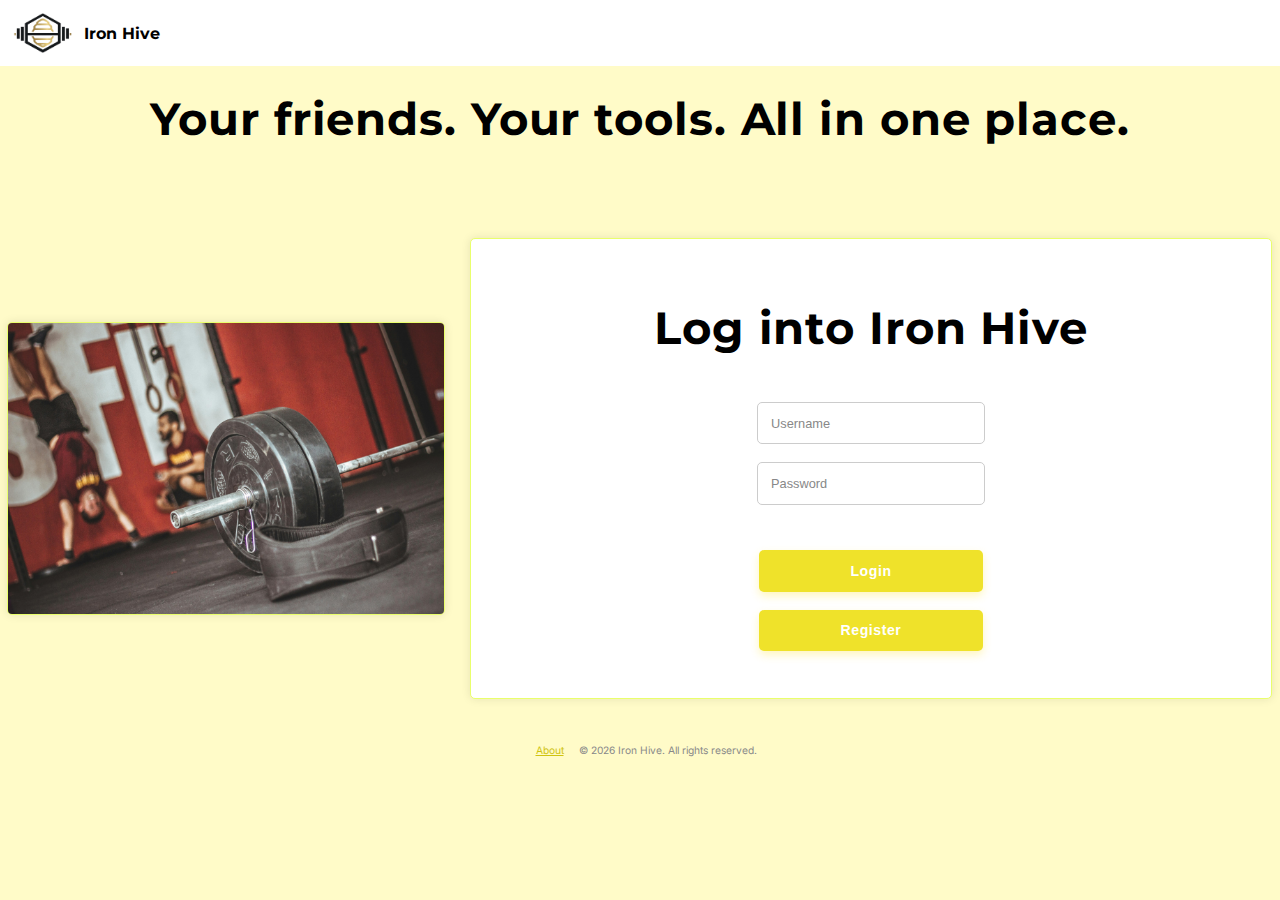
<file: frontend/index.html>
<!DOCTYPE html>
<lang="en">
<head>
    <meta charset="UTF-8">
    <meta name="viewport" content="width=device-width, initial-scale=1.0">
    <title>Iron Hive Login</title>
    <link rel="icon" type="image/x-icon" href="./assets/logo.png">
    <link rel="stylesheet" href="styles.css">
    <link rel="stylesheet" href="./src/css/index.css">
    <div class="toolbar">
        <div class="toolbar" id="logo-header">
            <img src="./assets/logo.png" alt="logo" class="logo" id="logo">
            <h1 class="toolbar-header">Iron Hive</h1>
        </div>
    </div>
</head>
<body style="background-color: rgb(255, 251, 200);">
    <h1 class="header" id="welcome-header">Your friends. Your tools. All in one place.</h1>
    <div class="row">
        <div class="column">
            
            <img src="assets/login.jpeg" alt="ronnie" class="image">
        </div>
        <div class="container" id="login-container">
            <h1 class="header">Log into Iron Hive</h1>
            <input type="text" class="input-field" id="username" name="username" placeholder="Username">
            <input type="password" class="input-field" id="password" name="password" placeholder="Password">
            <p class="text-error" id="error">*Incorrect Username or Password*</p>
            <button class="button" id="loginButton">Login</button>
            <button class="button" id="registerButton">Register</button>
        </div>
    </div>
    <script src="./src/js/login.js"></script>
</body>
<footer>
    <p class="footer-text"><span class ="pop-up-text" id="footer-span">About</span> © 2026 Iron Hive. All rights reserved.</p>
</footer>
</html>
</file>
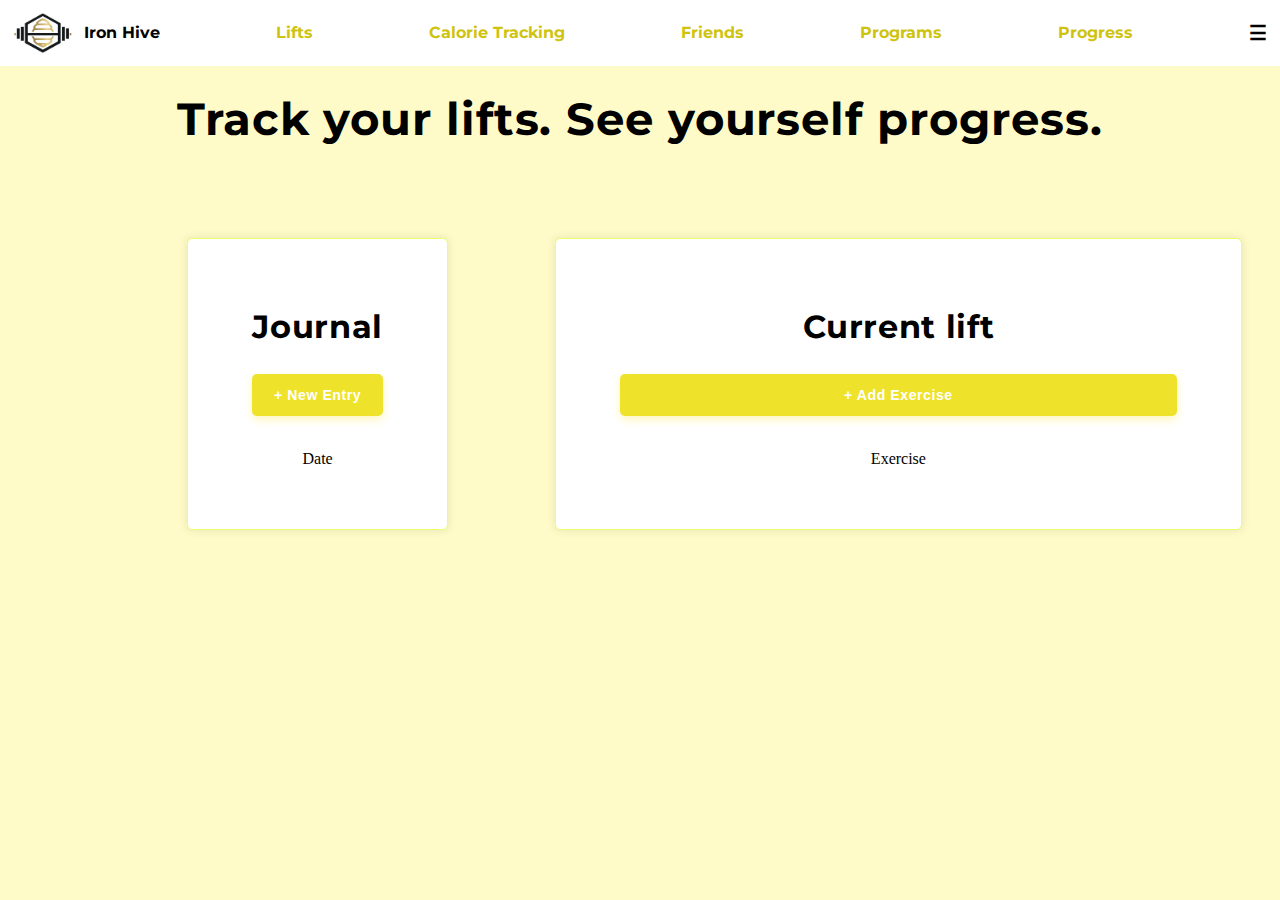
<file: frontend/src/dashboard.html>
<!DOCTYPE html>
<lang="en">
<head>
    <meta charset="UTF-8">
    <meta name="viewport" content="width=device-width, initial-scale=1.0">
    <title>Iron Hive Dashboard</title>
    <link rel="icon" type="image/x-icon" href="../assets/logo.png">
    <link rel="stylesheet" href="../styles.css">
    <link rel="stylesheet" href="./css/dashboard.css">
    <div class="toolbar" id="logo-header">
        <img src="../assets/logo.png" alt="logo" class="logo" id="logo">
        <h1 class="toolbar-header" id="dash-header">Iron Hive
            <span class="pages" id="lifts">Lifts</span>
            <span class="pages" id="calories">Calorie Tracking</span>
            <span class="pages" id="friends">Friends</span>
            <span class="pages" id="programs">Programs</span>
            <span class="pages" id="progress">Progress</span>
            <span class="options" id="hamburger">&#9776;</span>
        </h1>
        <div class="pop-up" id="options-pop-up">
            <p class="pop-up-text" id="settings">Account Settings</p>
            <p class="pop-up-text" id="logout">Logout</p>
        </div>
    </div>
</head>
<body style="background-color: rgb(255, 251, 200);">
    <div id ="main">
        <h1 class="header" id="welcome-header">Track your lifts. See yourself progress.</h1>
        <div class ="row" id="row1">
            <div class="column">
                <div class="container" id="journal-container">
                    <h1 class="sub-header">Journal</h1>
                    <button class="button" id="new-entry">+ New Entry</button>
                    <p class="entry-information">Date</p>
                </div>
            </div>
            <div class="column">
                <div class="container" id="journal-entry-container">
                    <h1 class="sub-header">Current lift</h1>
                    <button class="button" id="add-lift">+ Add Exercise</button>
                    <p class="lift-information">Exercise</p>
                </div>
            </div>
        </div> 
    </div>
    <div class = "pop-up" id="entry-pop-up">
        <p class ="exit" id="entry-exit">❌</p>
        <h1 class="sub-header">New Journal Entry</h1>
        <input type="text" class="input-field" id="entry-title" name="entry-title" placeholder="Lift Title (Required)">
        <textarea class="input-field" id="entry-description" name="entry-description" placeholder="Lift Description (Optional)" style="resize: none;"></textarea>
        <input type="date" class="input-field" id="entry-date" name="entry-date" placeholder="Lift Date">
        <button class="button" id="save-entry">Save Entry</button>
    <script src="./js/dashboard.js"></script>
</body>
</html>
</file>
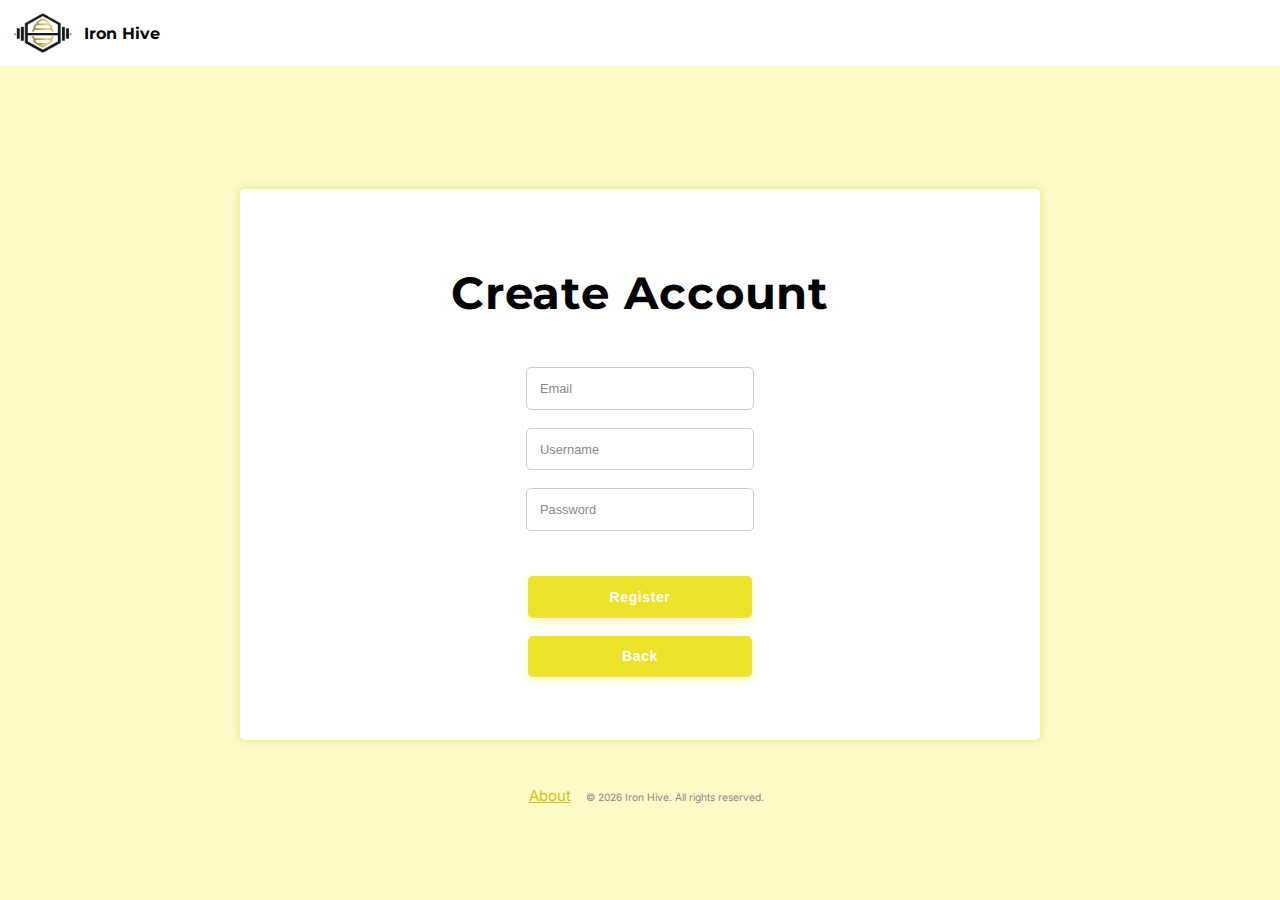
<file: frontend/src/register.html>
<!DOCTYPE html>
<lang="en">
<head>
    <meta charset="UTF-8">
    <meta name="viewport" content="width=device-width, initial-scale=1.0">
    <title>Iron Hive Registration</title>
    <link rel="icon" type="image/x-icon" href="../assets/logo.png">
    <link rel="stylesheet" href="../styles.css">
    <link rel="stylesheet" href="./css/register.css">
    <div class="toolbar">
        <div class="toolbar" id="logo-header">
            <img src="../assets/logo.png" alt="logo" class="logo" id="logo">
            <h1 class="toolbar-header">Iron Hive</h1>
        </div>
    </div>
</head>
<body style="background-color: rgb(255, 251, 200);">
    
    <div class="container" id ="register-container">
        <h1 class="header">Create Account</h1>
        <p class="text-error"></p>
        <input type="text" class="input-field" id="email" name="email" placeholder="Email">
        <p class="text-error"></p>
        <input type="text" class="input-field" id="username" name="username" placeholder="Username">
        <p class="text-error"></p>
        <input type="password" class="input-field" id="password" name="password" placeholder="Password">
        <button class="button" id="registerButton">Register</button>
        <button class="button" id="backButton">Back</button>
    </div>
    <script src="./js/register.js"></script>
</body>
<footer>
    <p class="footer-text"><span class ="pop-up-text">About</span> © 2026 Iron Hive. All rights reserved.</p>
</footer>
</html>
</file>
<file: frontend/styles.css>
@import url('https://fonts.googleapis.com/css2?family=Montserrat:wght@400;700&family=Poppins:wght@400;600&family=Inter:wght@400;600&display=swap');

.container {
    flex: 1 1 40%;          /* grow/shrink 1, basis 40% */
    display: flex;
    flex-direction: column;
    align-items: center;
    justify-content: center;
    padding: 5vh 0;
    border: 1px solid #e9ff6c;
    border-radius: 5px;
    box-shadow: 0 0 10px rgba(0,0,0,0.1);
    background-color: #ffffff;
}
.toolbar{
    position:fixed;
    width: 100%;
    height: 40px;
    min-height: auto;
    top: 0;
    left: 0;
    background-color:rgb(255, 255, 255);

    display: flex;
    justify-content:space-between;
    align-content: center;
    padding: 1%;
}
.logo{
    cursor: pointer;
}
#logo-header{
    justify-content: flex-start;
}


.toolbar-header{    
    font-family: 'Montserrat', sans-serif;
    font-size: 100%;
    margin-left: 1vw;
    color: #000000;
}
.header {
    font-family: 'Montserrat', sans-serif;
    font-weight: 700;
    font-size: 3.5vw;
    line-height: 1.3;
    letter-spacing: 0.02em;
    margin-bottom: 3vh;
}
.sub-header {
    font-family: 'Montserrat', sans-serif;
    font-weight: 700;
    font-size: 2.5vw;
    line-height: 1.3;
    letter-spacing: 0.02em;
    margin-bottom: 3vh;
}
.text{
    font-family: 'Poppins', sans-serif;
    text-align: center;
}
.text-error{
    display: none;
    color: #ff0000;
    margin-left: 14vw;
    font-size: .5vw;
    text-align: left;
    margin-bottom: 1vh;
}
.input-field{
    width: 25%;
    padding: 1vw;
    margin-top: 2vh;
    border: 1px solid #ccc;
    border-radius: 5px;
}
.input-field::placeholder {
  font-weight: 400;
  color: #888;
  font-size: 1vw;
}
#loginButton{
    margin-top: 5vh;
}
.button{
    width: 28%;
    padding: 1vw;
    margin-bottom: 2vh;
    border: none;
    border-radius: 5px;
    background-color: #efe22a;
    color: white;
    font-weight: 600;
    font-size: 1.1vw;
    letter-spacing: 0.04em;
    box-shadow: 0 4px 8px rgba(255, 226, 42, 0.3);
    transition: background-color 0.3s ease, box-shadow 0.3s ease;
    cursor: pointer;
}
.button:hover{
    background-color: #cfc310;
    box-shadow: 0 6px 12px rgba(207, 195, 16, 0.5)
}
.image{
    width: 100%;
    height: auto;
    border: 1px solid #e9ff6c;
    border-radius: 5px;
    box-shadow: 0 0 10px rgba(0,0,0,0.1);
    background-color: #ffffff;
}
.row {
    margin-top: 10vh;
    display: flex;
    flex-direction: row;
    align-items: center;    /* vertical centering */
    justify-content: center; /* center horizontally */
    gap: 2vw;
    flex-wrap: nowrap;      /* prevent stacking */
}
.column {
    flex: 1 1 40%;          /* grow 1, shrink 1, basis 40% */
    display: flex;
    flex-direction: column;
    align-items: center;
    gap: 2vh;
}
.pages{
    color: #cfc310;
    cursor: pointer;
}
.options{
    cursor: pointer;
}
.options:hover{
    transform: scale(1.1);
}
#hamburger{
    font-size: 20px;
    margin-right: 2vw;
}
#dash-header{
    display: flex;
    width: 100%;
    justify-content: space-between;
    align-items: center;
}
.pop-up{
    display: none;
    margin-right: 2vw;
    position: absolute;
    border: 1px solid #e9ff6c;
    border-radius: 5px;
    box-shadow: 0 0 10px rgba(0, 0, 0, 0.1);
    background-color: #ffffff    
}
.pop-up-text{
    color: #cfc310;
    text-align: left;
    font-size: 15px;
    margin-left: 1vw;
    margin-right: 1vw;
    text-decoration: underline;
    cursor: pointer;
}
.pop-up-text:hover{
    color:#a0960e;
}
.exit{
    position: absolute;
    top: -1vw;
    right: 5px;
    font-size: 1.5vw;
    cursor: pointer;
}
.footer-text{
    font-family: 'Inter', sans-serif;
    text-align: center;
    color: #888;
    font-size: 0.8vw;
    margin-top: 5vh;
}
#footer-span{
    font-size: 0.8vw;
}
</file>
<file: frontend/src/css/index.css>
body{
    overflow-y: hidden;
}
#welcome-header {
    text-align: center;
    margin-top: 10vh;
}
#login-container {
    padding: 3.25vh 0;
    width: 800px;
    min-width: 800px

}
@media (max-width: 1000px) {
    .column{
        display: none;
    }
}
</file>
<file: frontend/src/css/dashboard.css>
body{
    overflow-x: hidden;
    justify-content: left;
}
.container{
    padding: 5vh 5vw;
}
.button{
    width: 100%;
}
#save-entry{
    width: 80%;
}
.journal-list{
    display: flex;
    flex-direction: column;
    gap: 1vh;
    overflow-y: auto;
}
#journal-entry-container{
    width: 90%;
    margin-right: 10vw;
}
#options-pop-up{
    top: 100%;
    right: 1%;
}
#entry-pop-up{
    top: 50%;
    left: 50%;
    transform: translate(-50%, -50%);
    width: 50%;
    padding: 2vh 2vw;
}
.input-field{
    width: 75%;
    margin-bottom: 2vh;
}
#logout{
    color: #ff0000;
}
#logout:hover{
    color: #e00000;
}
#welcome-header {
    text-align: center;
    margin-top: 10vh;
}
</file>
<file: frontend/src/css/register.css>
body{
    display: flex;
    justify-content: center;
}
#registerButton{
    margin-top: 5vh;
}
#register-container{
    margin-top: 20vh;
    width: 800px;
}
</file>
